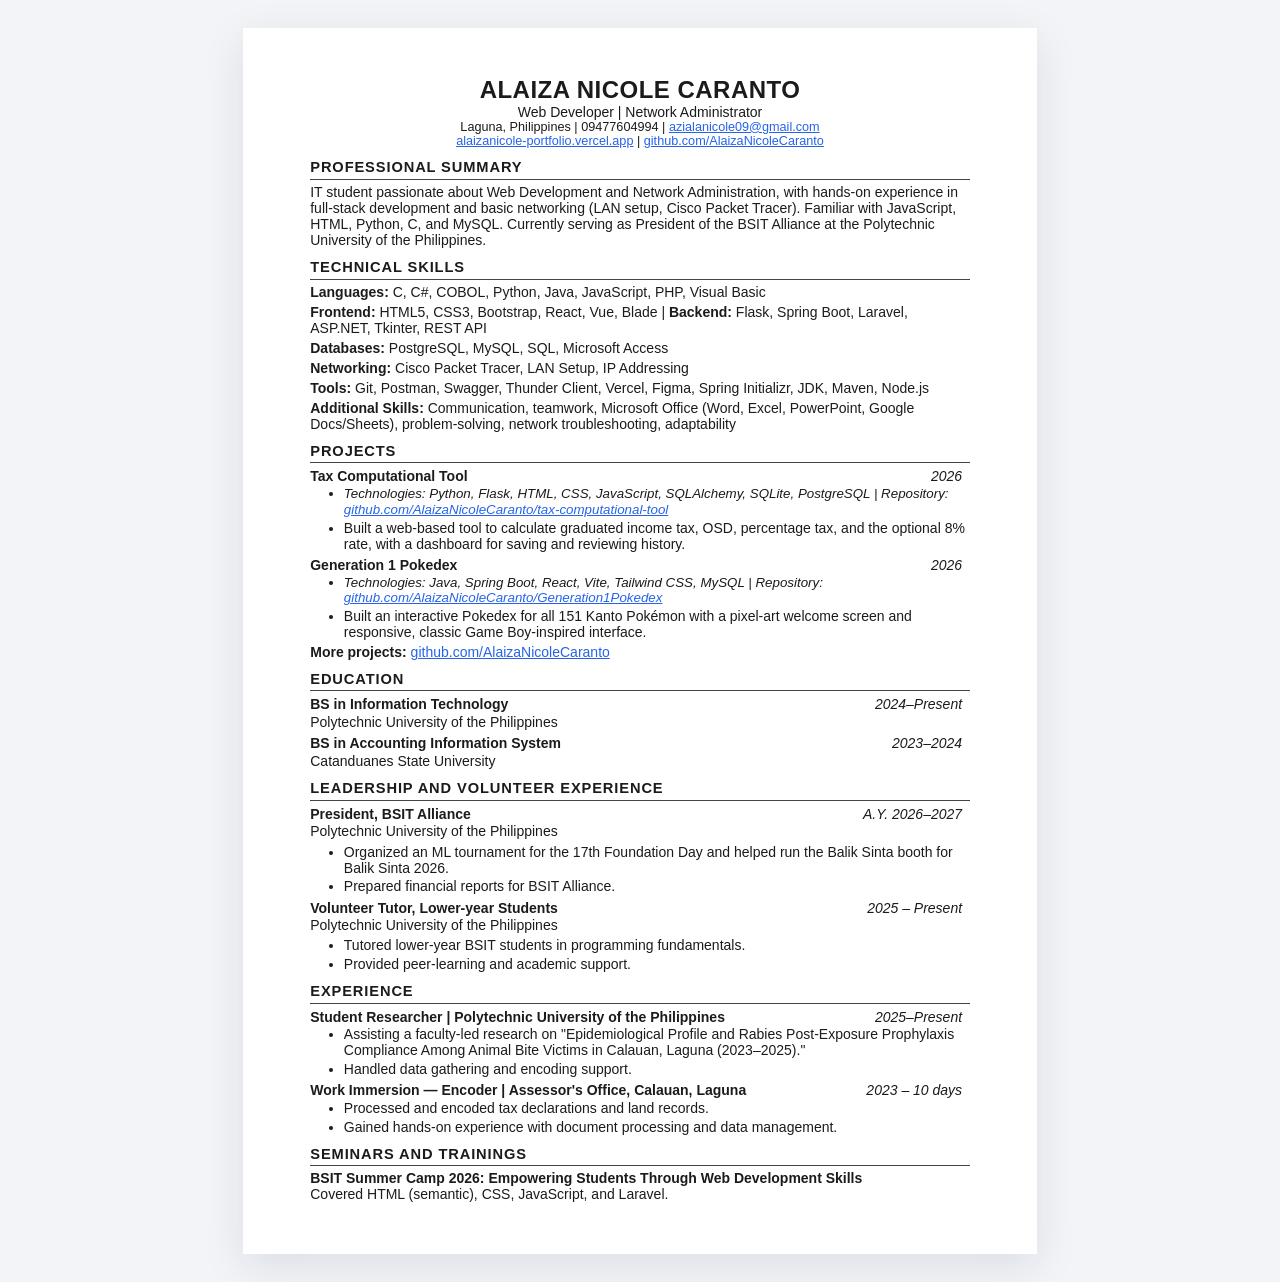
<file: assets/resume.html>
<!DOCTYPE html>
<html lang="en">

<head>
    <meta charset="UTF-8">
    <meta name="viewport" content="width=device-width, initial-scale=1.0">
    <meta name="description" content="Resume of Alaiza Nicole Caranto, Web Developer and Network Administrator.">
    <title>Alaiza Nicole Caranto - Resume</title>
    <style>
        :root {
            color: #1b1b1b;
            background: #f2f4f7;
            font-family: Arial, Helvetica, sans-serif;
            font-size: 10.5pt;
            line-height: 1.15;
        }

        * {
            box-sizing: border-box;
        }

        body {
            width: min(8.27in, calc(100% - 2rem));
            margin: 2rem auto;
            padding: 0.5in 0.7in;
            background: #fff;
            box-shadow: 0 12px 40px #15213a1a;
        }

        h1 {
            margin: 0;
            font-size: 18pt;
            letter-spacing: 0.02em;
            text-align: center;
        }

        .headline,
        .contact {
            text-align: center;
        }

        .headline {
            margin: 0;
            font-size: 10.5pt;
            font-weight: 400;
        }

        .contact {
            margin: 0;
            font-size: 9.5pt;
        }

        a {
            color: #2563eb;
            text-decoration: underline;
            text-underline-offset: 1px;
        }

        h2 {
            margin: 8pt 0 3pt;
            padding-bottom: 2pt;
            border-bottom: 1px solid #444;
            font-size: 11pt;
            letter-spacing: 0.06em;
            text-transform: uppercase;
        }

        h3 {
            margin: 0;
            font-size: 10.5pt;
        }

        p {
            margin: 0 0 3pt;
        }

        ul {
            margin: 0 0 3pt 0.2in;
            padding-left: 0.15in;
        }

        li {
            margin: 0 0 2pt;
        }

        .entry {
            break-inside: avoid;
        }

        .entry-heading {
            display: grid;
            grid-template-columns: minmax(0, 1fr) 1.35in;
            column-gap: 0.1in;
            align-items: baseline;
            line-height: 1.35;
        }

        .entry-year {
            padding-right: 0.08in;
            font-weight: 400;
            font-style: italic;
            text-align: right;
            white-space: nowrap;
        }

        .entry:not(:has(.entry-year)) h3 {
            font-style: normal;
        }

        .entry-meta {
            margin: 0 0 3pt;
        }

        .technologies {
            font-size: 10pt;
            font-style: italic;
        }

        .skills {
            margin: 0 0 3pt;
        }

        a {
            overflow-wrap: anywhere;
        }

        a:hover {
            color: #1d4ed8;
        }

        @media print {
            :root {
                background: #fff;
                font-size: 10.25pt;
                line-height: 1.1;
            }

            body {
                width: auto;
                margin: 0;
                padding: 0;
                box-shadow: none;
            }

            h1 {
                font-size: 17.5pt;
            }

            .headline {
                font-size: 10.25pt;
            }

            .contact {
                font-size: 9.25pt;
            }

            h2 {
                margin: 5.5pt 0 2.5pt;
                padding-bottom: 1.5pt;
                font-size: 10.5pt;
            }

            h3 {
                font-size: 10.25pt;
            }

            p,
            ul {
                margin-bottom: 2pt;
            }

            .skills {
                margin-bottom: 1.5pt;
            }

            li {
                margin-bottom: 0;
            }

            .entry-heading {
                line-height: 1.2;
            }

            .entry {
                break-inside: avoid;
            }

            main {
                margin-top: 8.5pt;
            }

            a.repo-link {
                text-decoration: underline;
            }

            @page {
                size: A4 portrait;
                margin: 0.5in 0.7in;
            }
        }

        @media screen and (max-width: 600px) {
            body {
                width: 100%;
                margin: 0;
                padding: 1.5rem 1.25rem;
            }

            .entry-heading {
                grid-template-columns: minmax(0, 1fr) auto;
            }

            .entry-year {
                padding-right: 0;
            }
        }
    </style>
</head>

<body>
    <header>
        <h1>ALAIZA NICOLE CARANTO</h1>
        <p class="headline">Web Developer | Network Administrator</p>
        <p class="contact">Laguna, Philippines | 09477604994 | <a
                href="mailto:azialanicole09@gmail.com">azialanicole09@gmail.com</a></p>
        <p class="contact">
        <a href="https://alaizanicole-portfolio.vercel.app/">alaizanicole-portfolio.vercel.app</a> |
        <a href="https://github.com/AlaizaNicoleCaranto">github.com/AlaizaNicoleCaranto</a>
        </p>
    </header>

    <main>
        <section>
            <h2>Professional Summary</h2>
            <p>IT student passionate about Web Development and Network Administration, with hands-on experience in
                full-stack development and basic networking (LAN setup, Cisco Packet Tracer). Familiar with JavaScript,
                HTML, Python, C, and MySQL. Currently serving as President of the BSIT Alliance at the Polytechnic
                University of the Philippines.</p>
        </section>

        <section>
            <h2>Technical Skills</h2>
            <p class="skills"><strong>Languages:</strong> C, C#, COBOL, Python, Java, JavaScript, PHP, Visual Basic</p>
            <p class="skills"><strong>Frontend:</strong> HTML5, CSS3, Bootstrap, React, Vue, Blade |
                <strong>Backend:</strong> Flask, Spring Boot, Laravel, ASP.NET, Tkinter, REST API</p>
            <p class="skills"><strong>Databases:</strong> PostgreSQL, MySQL, SQL, Microsoft Access</p>
            <p class="skills"><strong>Networking:</strong> Cisco Packet Tracer, LAN Setup, IP Addressing</p>
            <p class="skills"><strong>Tools:</strong> Git, Postman, Swagger, Thunder Client, Vercel, Figma, Spring
                Initializr, JDK, Maven, Node.js</p>
            <p class="skills"><strong>Additional Skills:</strong> Communication, teamwork, Microsoft Office (Word,
                Excel, PowerPoint, Google Docs/Sheets), problem-solving, network troubleshooting, adaptability</p>
        </section>

        <section>
            <h2>Projects</h2>
            <article class="entry">
                <div class="entry-heading">
                    <h3>Tax Computational Tool</h3><span class="entry-year">2026</span>
                </div>
                <ul>
                    <li class="technologies">Technologies: Python, Flask, HTML, CSS, JavaScript, SQLAlchemy, SQLite,
                        PostgreSQL | Repository: <a
                            class="repo-link"
                            href="https://github.com/AlaizaNicoleCaranto/tax-computational-tool">github.com/AlaizaNicoleCaranto/tax-computational-tool</a>
                    </li>
                    <li>Built a web-based tool to calculate graduated income tax, OSD, percentage tax, and the optional
                        8&#37; rate, with a dashboard for saving and reviewing history.</li>
                </ul>
            </article>
            <article class="entry">
                <div class="entry-heading">
                    <h3>Generation 1 Pokedex</h3><span class="entry-year">2026</span>
                </div>
                <ul>
                    <li class="technologies">Technologies: Java, Spring Boot, React, Vite, Tailwind CSS, MySQL |
                        Repository: <a class="repo-link"
                            href="https://github.com/AlaizaNicoleCaranto/Generation1Pokedex">github.com/AlaizaNicoleCaranto/Generation1Pokedex</a>
                    </li>
                    <li>Built an interactive Pokedex for all 151 Kanto Pokémon with a pixel-art welcome screen and
                        responsive, classic Game Boy-inspired interface.</li>
                </ul>
            </article>
            <p><strong>More projects:</strong> <a
                    href="https://github.com/AlaizaNicoleCaranto">github.com/AlaizaNicoleCaranto</a></p>
        </section>

        <section>
            <h2>Education</h2>
            <article class="entry">
                <div class="entry-heading">
                    <h3>BS in Information Technology</h3><span class="entry-year">2024–Present</span>
                </div>
                <p>Polytechnic University of the Philippines</p>
            </article>
            <article class="entry">
                <div class="entry-heading">
                    <h3>BS in Accounting Information System</h3><span class="entry-year">2023–2024</span>
                </div>
                <p>Catanduanes State University</p>
            </article>
        </section>

        <section>
            <h2>Leadership and Volunteer Experience</h2>
            <article class="entry">
                <div class="entry-heading">
                    <h3>President, BSIT Alliance</h3>
                    <span class="entry-year">A.Y. 2026–2027</span>
                </div>
                <p>Polytechnic University of the Philippines</p>
                <ul>
                    <li>Organized an ML tournament for the 17th Foundation Day and helped run the Balik Sinta booth for Balik Sinta 2026.</li>
                    <li>Prepared financial reports for BSIT Alliance.</li>
                </ul>
            </article>
            <article class="entry">
                <div class="entry-heading">
                    <h3>Volunteer Tutor, Lower-year Students</h3>
                    <span class="entry-year">2025 – Present</span>
                </div>
                <p>Polytechnic University of the Philippines</p>
                <ul>
                    <li>Tutored lower-year BSIT students in programming fundamentals.</li>
                    <li>Provided peer-learning and academic support.</li>
                </ul>
            </article>
        </section>

        <section>
            <h2>Experience</h2>
            <article class="entry">
                <div class="entry-heading">
                    <h3>Student Researcher | Polytechnic University of the Philippines</h3><span
                        class="entry-year">2025–Present</span>
                </div>
                <ul>
                    <li>Assisting a faculty-led research on "Epidemiological Profile and Rabies Post-Exposure
                        Prophylaxis Compliance Among Animal Bite Victims in Calauan, Laguna (2023–2025)."</li>
                    <li>Handled data gathering and encoding support.</li>
                </ul>
            </article>
            <article class="entry">
                <div class="entry-heading">
                    <h3>Work Immersion — Encoder | Assessor's Office, Calauan, Laguna</h3><span class="entry-year">2023
                        – 10 days</span>
                </div>
                <ul>
                    <li>Processed and encoded tax declarations and land records.</li>
                    <li>Gained hands-on experience with document processing and data management.</li>
                </ul>
            </article>
        </section>

        <section>
            <h2>Seminars and Trainings</h2>
            <article class="entry">
                <h3>BSIT Summer Camp 2026: Empowering Students Through Web Development Skills</h3>
                <p>Covered HTML (semantic), CSS, JavaScript, and Laravel.</p>
            </article>
        </section>
    </main>
</body>

</html>
</file>
